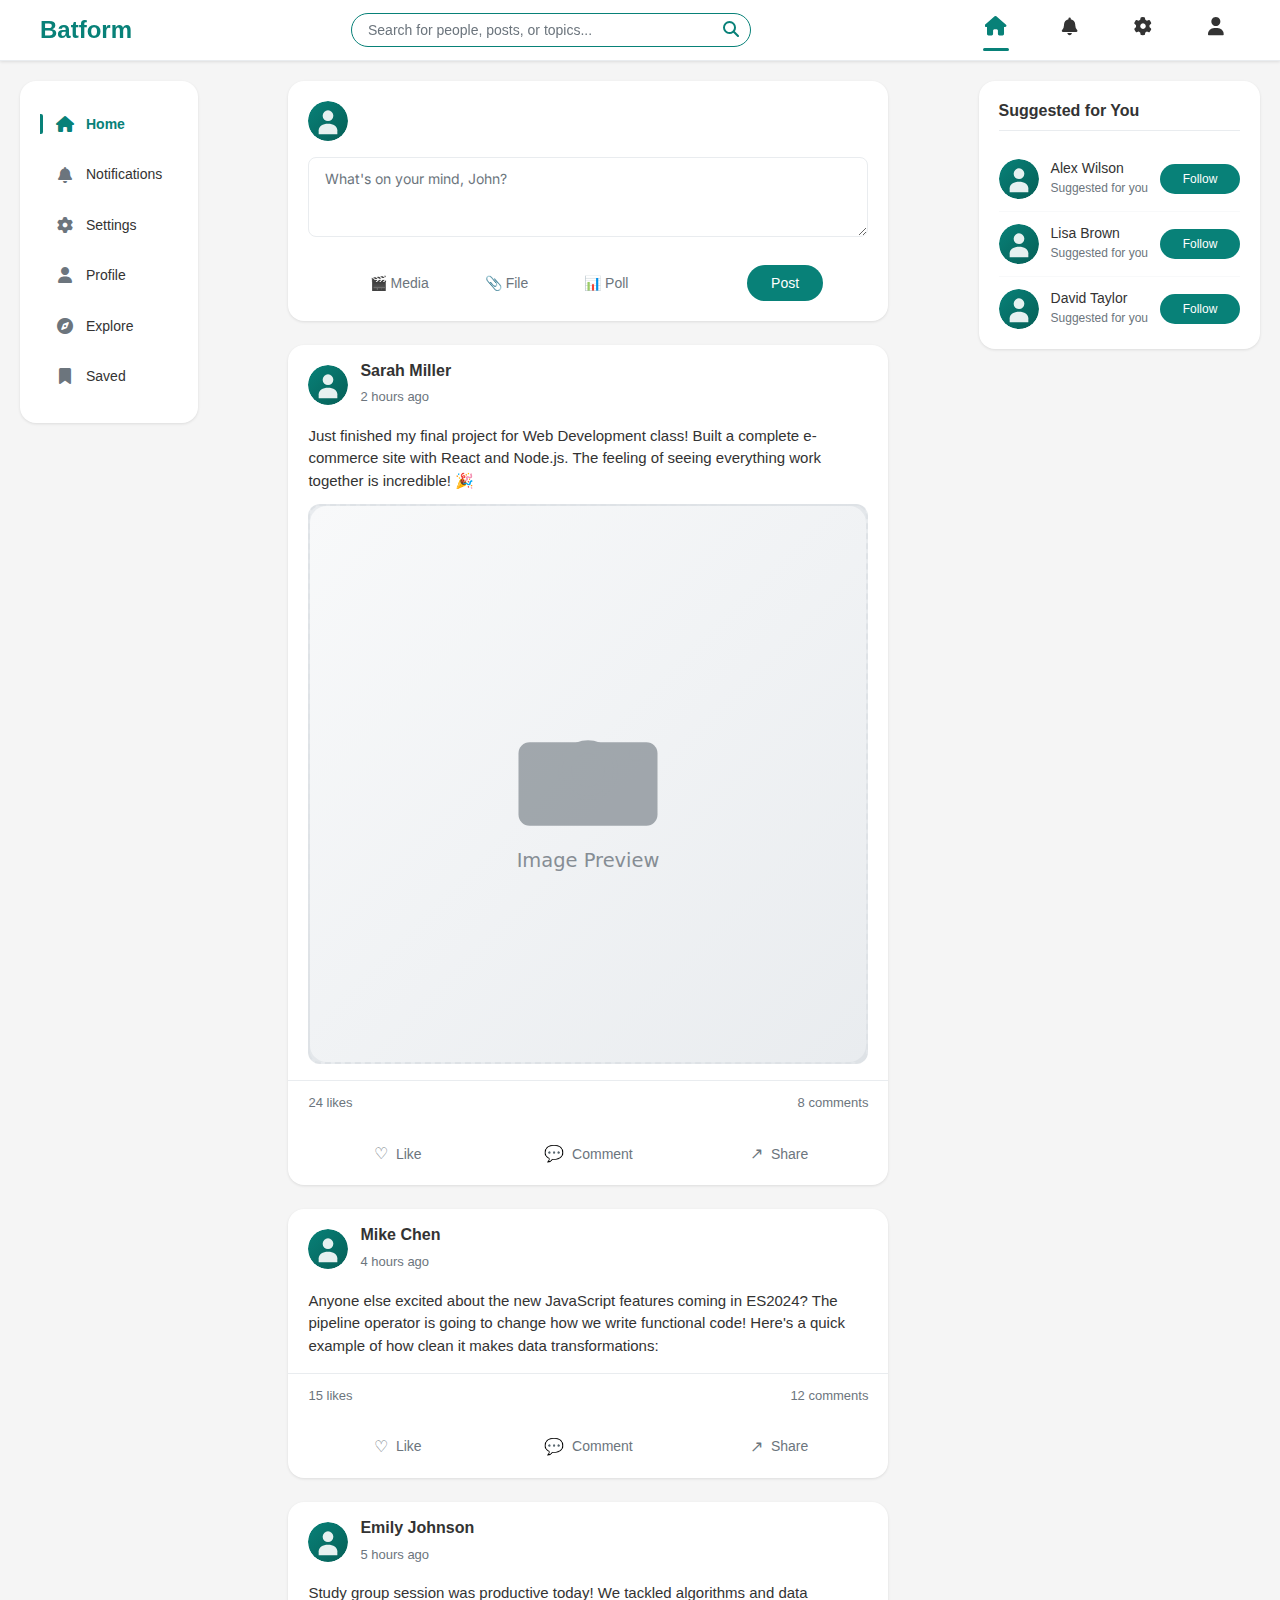
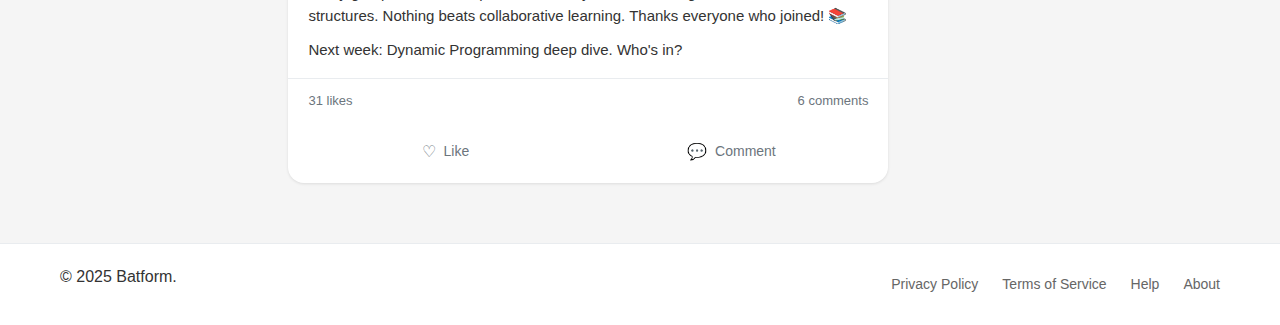
<file: index.html>
<!DOCTYPE html>
<html lang="en">
<head>
    <meta charset="UTF-8">
    <meta name="viewport" content="width=device-width, initial-scale=1.0">
    <meta name="description" content="Batform - A clean and simple social media platform">
    <title>Batform - Social Media</title>
    <link rel="preconnect" href="https://fonts.googleapis.com">
    <link rel="preconnect" href="https://fonts.gstatic.com" crossorigin>
    <link href="https://fonts.googleapis.com/css2?family=Inter:wght@300;400;500;600;700&display=swap" rel="stylesheet">
    <link rel="stylesheet" href="https://cdnjs.cloudflare.com/ajax/libs/font-awesome/6.4.0/css/all.min.css">
    <link rel="stylesheet" href="styles/main.css">
    <link rel="stylesheet" href="styles/navbar.css">
    <link rel="stylesheet" href="styles/sidebar.css">
    <link rel="stylesheet" href="styles/feed.css">
    <link rel="stylesheet" href="styles/responsive.css">
</head>
<body>
    <!-- Main Navigation Header -->
    <header class="navbar">
        <nav class="nav-container">
            <div class="nav-left">
                <h1 class="logo">
                    <a href="index.html">Batform</a>
                </h1>
            </div>
            
            <div class="nav-center">
                <form class="search-form" role="search">
                    <input type="search" 
                           class="search-input" 
                           placeholder="Search for people, posts, or topics..." 
                           aria-label="Search">
                    <button type="submit" class="search-btn" aria-label="Search">
                        <span class="search-icon"><i class="fa fa-search" aria-hidden="true"></i></span>
                    </button>
                </form>
            </div>
            
            <div class="nav-right">
                <!-- Desktop Navigation -->
                <ul class="nav-menu desktop-nav">
                    <li><a href="index.html" class="nav-link active" aria-current="page"><i class="fa fa-home" aria-hidden="true"></i></a></li>
                    <li><a href="#" class="nav-link"><i class="fa fa-bell" aria-hidden="true"></i></a></li>
                    <li><a href="#" class="nav-link"><i class="fa fa-cog" aria-hidden="true"></i></a></li>
                    <li><a href="profile.html" class="nav-link"><i class="fa fa-user" aria-hidden="true"></i></a></li>
                </ul>
                
                <!-- Mobile Hamburger Menu -->
                <div class="mobile-nav">
                    <button class="hamburger-btn" id="hamburger-btn" aria-label="Toggle navigation menu">
                        <i class="fa fa-bars" aria-hidden="true"></i>
                    </button>
                    
                    <!-- Mobile Dropdown Menu -->
                    <div class="mobile-dropdown" id="mobile-dropdown">
                        <ul class="mobile-menu">
                            <li><a href="index.html" class="mobile-link active"><i class="fa fa-home" aria-hidden="true"></i> Home</a></li>
                            <li><a href="#" class="mobile-link"><i class="fa fa-bell" aria-hidden="true"></i> Notifications</a></li>
                            <li><a href="#" class="mobile-link"><i class="fa fa-cog" aria-hidden="true"></i> Settings</a></li>
                            <li><a href="profile.html" class="mobile-link"><i class="fa fa-user" aria-hidden="true"></i> Profile</a></li>
                            <li><a href="#" class="mobile-link"><i class="fa fa-compass" aria-hidden="true"></i> Explore</a></li>
                            <li><a href="#" class="mobile-link"><i class="fa fa-bookmark" aria-hidden="true"></i> Saved</a></li>
                        </ul>
                    </div>
                </div>
            </div>
        </nav>
    </header>

    <!-- Main Content Area -->
    <main class="main-content">
        <!-- Left Sidebar -->
        <aside class="left-sidebar">
            <nav class="sidebar-nav">
                <ul class="sidebar-menu">
                    <li><a href="index.html" class="sidebar-link active"><i class="fa fa-home" aria-hidden="true"></i> Home</a></li>
                    <li><a href="notification.html" class="sidebar-link"><i class="fa fa-bell" aria-hidden="true"></i> Notifications</a></li>
                    <li><a href="#" class="sidebar-link"><i class="fa fa-cog" aria-hidden="true"></i> Settings</a></li>
                    <li><a href="profile.html" class="sidebar-link"><i class="fa fa-user" aria-hidden="true"></i> Profile</a></li>
                    <li><a href="#" class="sidebar-link"><i class="fa fa-compass" aria-hidden="true"></i> Explore</a></li>
                    <li><a href="#" class="sidebar-link"><i class="fa fa-bookmark" aria-hidden="true"></i> Saved</a></li>
                </ul>
            </nav>
        </aside>

        <!-- Central Feed Area -->
        <section class="feed-container">
            <!-- Post Creation Box -->
            <article class="post-creator">
                <h2 class="visually-hidden">Create a new post</h2>
                <div class="post-creator-header">
                    <img src="images/profile_picture.svg" 
                         alt="Your profile picture" 
                         class="creator-avatar">
                    <form class="post-form">
                        <textarea class="post-input" 
                                  placeholder="What's on your mind, John?" 
                                  rows="3"
                                  aria-label="Write a post"></textarea>
                        <div class="post-actions">
                            <div class="post-options">
                                <button type="button" class="post-option-btn">🎬 Media</button>
                                <button type="button" class="post-option-btn">📎 File</button>
                                <button type="button" class="post-option-btn">📊 Poll</button>
                            </div>
                            <button type="submit" class="post-submit-btn">Post</button>
                        </div>
                    </form>
                </div>
            </article>

            <!-- News Feed -->
            <section class="news-feed">
                <h2 class="visually-hidden">News Feed</h2>
                
                <!-- Post 1 -->
                <article class="post">
                    <header class="post-header">
                        <img src="images/profile_picture.svg" 
                             alt="Sarah Miller profile picture" 
                             class="post-avatar">
                        <div class="post-author-info">
                            <h3 class="post-author">Sarah Miller</h3>
                            <time class="post-time" datetime="2024-11-05T10:30:00">2 hours ago</time>
                        </div>
                    </header>
                    
                    <div class="post-content">
                        <p>Just finished my final project for Web Development class! Built a complete e-commerce site with React and Node.js. The feeling of seeing everything work together is incredible! 🎉</p>
                        <img src="images/post-placeholder.svg" 
                             alt="Screenshot of Sarah's web development project" 
                             class="post-image">
                    </div>
                    
                    <footer class="post-footer">
                        <div class="post-stats">
                            <span class="likes-count">24 likes</span>
                            <span class="comments-count">8 comments</span>
                        </div>
                        <div class="post-actions">
                            <button class="action-btn like-btn" data-action="like">
                                <span class="action-icon">♡</span>
                                <span class="action-text">Like</span>
                            </button>
                            <button class="action-btn comment-btn" data-action="comment">
                                <span class="action-icon">💬</span>
                                <span class="action-text">Comment</span>
                            </button>
                            <button class="action-btn share-btn" data-action="share">
                                <span class="action-icon">↗</span>
                                <span class="action-text">Share</span>
                            </button>
                        </div>
                    </footer>
                </article>

                <!-- Post 2 -->
                <article class="post">
                    <header class="post-header">
                        <img src="images/profile_picture.svg" 
                             alt="Mike Chen profile picture" 
                             class="post-avatar">
                        <div class="post-author-info">
                            <h3 class="post-author">Mike Chen</h3>
                            <time class="post-time" datetime="2024-11-05T08:15:00">4 hours ago</time>
                        </div>
                    </header>
                    
                    <div class="post-content">
                        <p>Anyone else excited about the new JavaScript features coming in ES2024? The pipeline operator is going to change how we write functional code! Here's a quick example of how clean it makes data transformations:</p>
                    </div>
                    
                    <footer class="post-footer">
                        <div class="post-stats">
                            <span class="likes-count">15 likes</span>
                            <span class="comments-count">12 comments</span>
                        </div>
                        <div class="post-actions">
                            <button class="action-btn like-btn" data-action="like">
                                <span class="action-icon">♡</span>
                                <span class="action-text">Like</span>
                            </button>
                            <button class="action-btn comment-btn" data-action="comment">
                                <span class="action-icon">💬</span>
                                <span class="action-text">Comment</span>
                            </button>
                            <button class="action-btn share-btn" data-action="share">
                                <span class="action-icon">↗</span>
                                <span class="action-text">Share</span>
                            </button>
                        </div>
                    </footer>
                </article>

                <!-- Post 3 -->
                <article class="post">
                    <header class="post-header">
                        <img src="images/profile_picture.svg" 
                             alt="Emily Johnson profile picture" 
                             class="post-avatar">
                        <div class="post-author-info">
                            <h3 class="post-author">Emily Johnson</h3>
                            <time class="post-time" datetime="2024-11-05T07:45:00">5 hours ago</time>
                        </div>
                    </header>
                    
                    <div class="post-content">
                        <p>Study group session was productive today! We tackled algorithms and data structures. Nothing beats collaborative learning. Thanks everyone who joined! 📚</p>
                        <p>Next week: Dynamic Programming deep dive. Who's in?</p>
                    </div>
                    
                    <footer class="post-footer">
                        <div class="post-stats">
                            <span class="likes-count">31 likes</span>
                            <span class="comments-count">6 comments</span>
                        </div>
                        <div class="post-actions">
                            <button class="action-btn like-btn" data-action="like">
                                <span class="action-icon">♡</span>
                                <span class="action-text">Like</span>
                            </button>
                            <button class="action-btn comment-btn" data-action="comment">
                                <span class="action-icon">💬</span>
                                <span class="action-text">Comment</span>
                            </button>
                            </button>
                        </div>
                    </footer>
                </article>
            </section>
        </section>

        <!-- Right Sidebar -->
        <aside class="right-sidebar">
            <section class="follow-suggestions">
                <h3>Suggested for You</h3>
                <article class="suggestion-item">
                    <img src="images/profile_picture.svg" 
                         alt="Alex Wilson profile picture" 
                         class="suggestion-avatar">
                    <div class="suggestion-info">
                        <h4 class="suggestion-name">Alex Wilson</h4>
                        <p class="suggestion-mutual">Suggested for you</p>
                    </div>
                    <button class="follow-btn" data-user="alex-wilson">Follow</button>
                </article>
                
                <article class="suggestion-item">
                    <img src="images/profile_picture.svg" 
                         alt="Lisa Brown profile picture" 
                         class="suggestion-avatar">
                    <div class="suggestion-info">
                        <h4 class="suggestion-name">Lisa Brown</h4>
                        <p class="suggestion-mutual">Suggested for you</p>
                    </div>
                    <button class="follow-btn" data-user="lisa-brown">Follow</button>
                </article>
                
                <article class="suggestion-item">
                    <img src="images/profile_picture.svg" 
                         alt="David Taylor profile picture" 
                         class="suggestion-avatar">
                    <div class="suggestion-info">
                        <h4 class="suggestion-name">David Taylor</h4>
                        <p class="suggestion-mutual">Suggested for you</p>
                    </div>
                    <button class="follow-btn" data-user="david-taylor">Follow</button>
                </article>
            </section>
        </aside>
    </main>

    <!-- Footer -->
    <footer class="site-footer">
        <div class="footer-content">
            <p>&copy; 2025 Batform.</p>
            <nav class="footer-nav">
                <a href="#" class="footer-link">Privacy Policy</a>
                <a href="#" class="footer-link">Terms of Service</a>
                <a href="#" class="footer-link">Help</a>
                <a href="#" class="footer-link">About</a>
            </nav>
        </div>
    </footer>

    <!-- Accessibility helper for screen readers -->
    <div class="visually-hidden" aria-live="polite" id="status-messages"></div>

    <!-- JavaScript Files -->
    <script src="scripts/navigation.js"></script>
    <script src="scripts/interactions.js"></script>
</body>
</html>
</file>
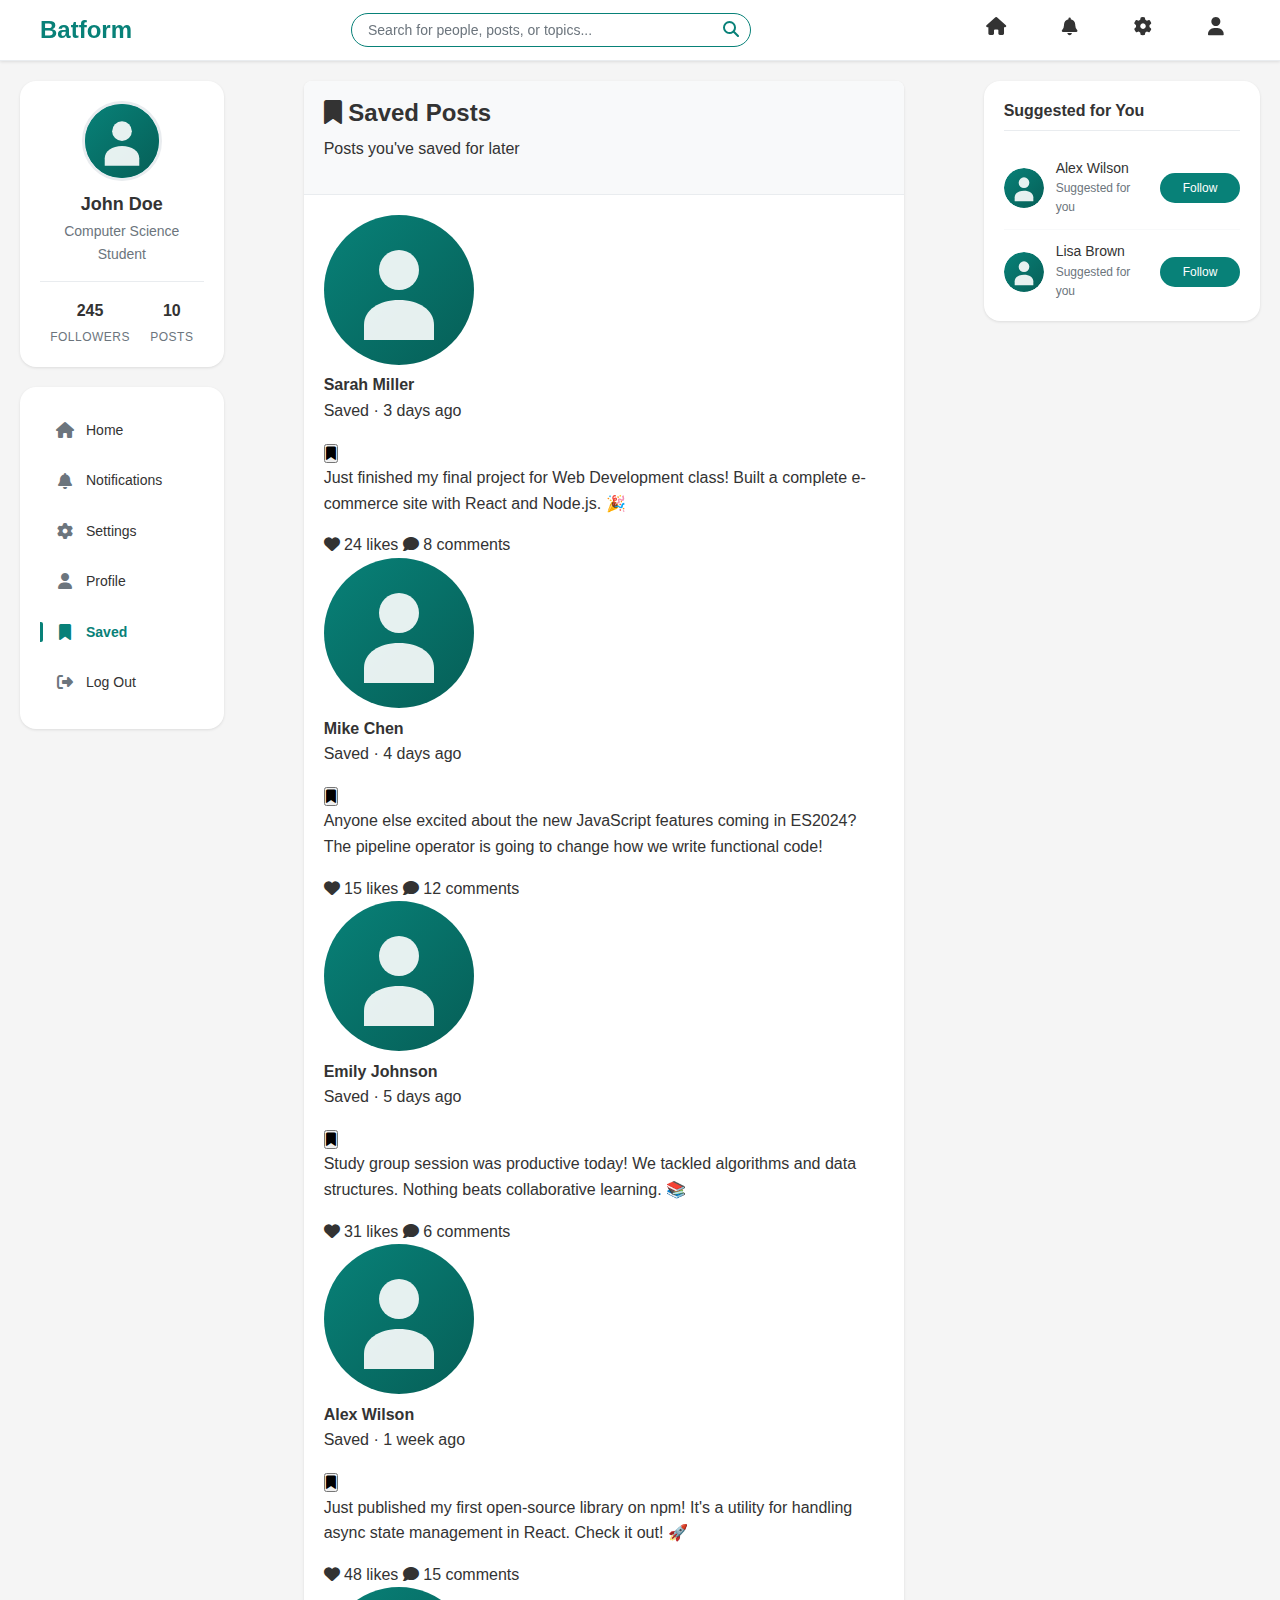
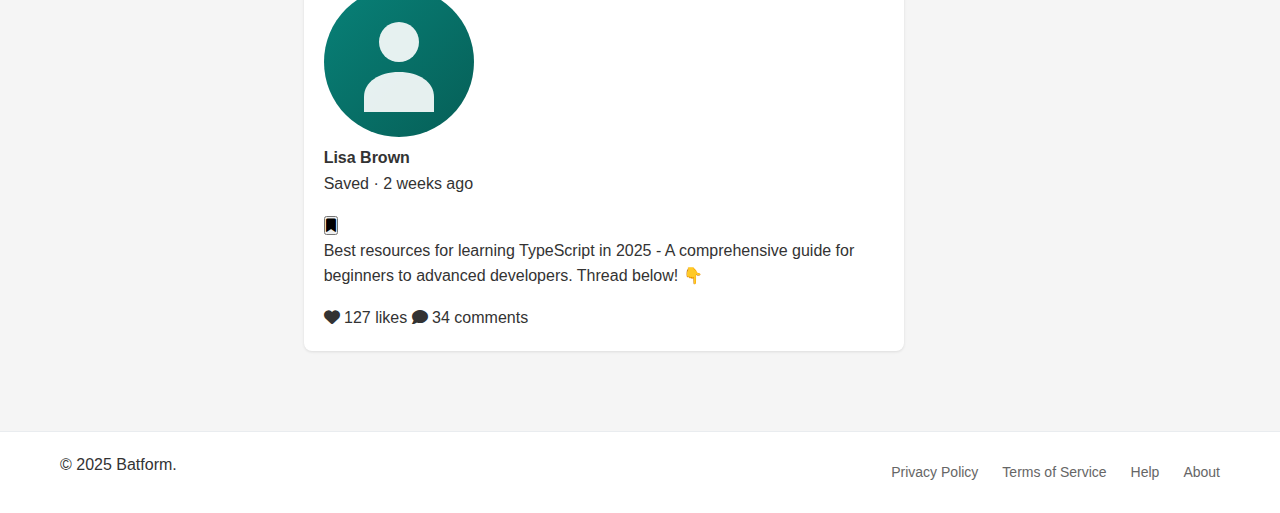
<file: saved.html>
<!DOCTYPE html>
<html lang="en">
  <head>
    <meta charset="UTF-8" />
    <meta name="viewport" content="width=device-width, initial-scale=1.0" />
    <meta name="description" content="Saved Posts - Batform Social Media" />
    <title>Saved | Batform</title>
    <link rel="preconnect" href="https://fonts.googleapis.com" />
    <link rel="preconnect" href="https://fonts.gstatic.com" crossorigin />
    <link
      href="https://fonts.googleapis.com/css2?family=Inter:wght@300;400;500;600;700&display=swap"
      rel="stylesheet" />
    <link
      rel="stylesheet"
      href="https://cdnjs.cloudflare.com/ajax/libs/font-awesome/6.4.0/css/all.min.css" />
    <link rel="stylesheet" href="styles/main.css" />
    <link rel="stylesheet" href="styles/navbar.css" />
    <link rel="stylesheet" href="styles/sidebar.css" />
    <link rel="stylesheet" href="styles/feed.css" />
    <link rel="stylesheet" href="styles/responsive.css" />
  </head>
  <body>
    <!-- Main Navigation Header -->
    <header class="navbar">
      <nav class="nav-container">
        <div class="nav-left">
          <h1 class="logo">
            <a href="index.html">Batform</a>
          </h1>
        </div>

        <div class="nav-center">
          <form class="search-form" role="search">
            <input
              type="search"
              class="search-input"
              placeholder="Search for people, posts, or topics..."
              aria-label="Search" />
            <button type="submit" class="search-btn" aria-label="Search">
              <span class="search-icon">
                <i class="fa fa-search" aria-hidden="true"></i>
              </span>
            </button>
          </form>
        </div>

        <div class="nav-right">
          <!-- Desktop Navigation -->
          <ul class="nav-menu desktop-nav">
            <li>
              <a href="index.html" class="nav-link">
                <i class="fa fa-home" aria-hidden="true"></i>
              </a>
            </li>
            <li>
              <a href="notification.html" class="nav-link">
                <i class="fa fa-bell" aria-hidden="true"></i>
              </a>
            </li>
            <li>
              <a href="settings.html" class="nav-link">
                <i class="fa fa-cog" aria-hidden="true"></i>
              </a>
            </li>
            <li>
              <a href="profile.html" class="nav-link">
                <i class="fa fa-user" aria-hidden="true"></i>
              </a>
            </li>
          </ul>

          <!-- Mobile Hamburger Menu -->
          <div class="mobile-nav">
            <button
              class="hamburger-btn"
              id="hamburger-btn"
              aria-label="Toggle navigation menu">
              <i class="fa fa-bars" aria-hidden="true"></i>
            </button>

            <!-- Mobile Dropdown Menu -->
            <div class="mobile-dropdown" id="mobile-dropdown">
              <ul class="mobile-menu">
                <li>
                  <a href="index.html" class="mobile-link">
                    <i class="fa fa-home" aria-hidden="true"></i> Home
                  </a>
                </li>
                <li>
                  <a href="notification.html" class="mobile-link">
                    <i class="fa fa-bell" aria-hidden="true"></i> Notifications
                  </a>
                </li>
                <li>
                  <a href="settings.html" class="mobile-link">
                    <i class="fa fa-cog" aria-hidden="true"></i> Settings
                  </a>
                </li>
                <li>
                  <a href="profile.html" class="mobile-link">
                    <i class="fa fa-user" aria-hidden="true"></i> Profile
                  </a>
                </li>
                <li>
                  <a href="saved.html" class="mobile-link active">
                    <i class="fa fa-bookmark" aria-hidden="true"></i> Saved
                  </a>
                </li>
              </ul>
            </div>
          </div>
        </div>
      </nav>
    </header>

    <main class="main-content">
      <!-- Left Sidebar -->
      <aside class="left-sidebar">
        <section class="user-profile-card">
          <img
            src="images/profile_picture.svg"
            alt="John Doe profile picture"
            class="profile-avatar" />
          <h2 class="profile-name">John Doe</h2>
          <p class="profile-title">Computer Science Student</p>
          <div class="profile-stats">
            <div class="stat">
              <span class="stat-number">245</span>
              <span class="stat-label">Followers</span>
            </div>
            <div class="stat">
              <span class="stat-number">10</span>
              <span class="stat-label">Posts</span>
            </div>
          </div>
        </section>

        <nav class="sidebar-nav">
          <ul class="sidebar-menu">
            <li>
              <a href="index.html" class="sidebar-link">
                <i class="fa fa-home" aria-hidden="true"></i> Home
              </a>
            </li>
            <li>
              <a href="notification.html" class="sidebar-link">
                <i class="fa fa-bell" aria-hidden="true"></i> Notifications
              </a>
            </li>
            <li>
              <a href="settings.html" class="sidebar-link">
                <i class="fa fa-cog" aria-hidden="true"></i> Settings
              </a>
            </li>
            <li>
              <a href="profile.html" class="sidebar-link">
                <i class="fa fa-user" aria-hidden="true"></i> Profile
              </a>
            </li>
            <li>
              <a href="saved.html" class="sidebar-link active">
                <i class="fa fa-bookmark" aria-hidden="true"></i> Saved
              </a>
            </li>
            <li>
              <a href="#" class="sidebar-link logout-link" onclick="confirmLogout(event)">
                <i class="fa fa-sign-out-alt" aria-hidden="true"></i> Log Out
              </a>
            </li>
          </ul>
        </nav>
      </aside>

      <!-- Center Content - Saved Posts -->
      <section class="feed-container">
        <article class="card">
          <header class="card-header">
            <h2><i class="fa fa-bookmark" aria-hidden="true"></i> Saved Posts</h2>
            <p class="card-subtitle">Posts you've saved for later</p>
          </header>

          <div class="card-body saved-posts-container">
            <!-- Saved Post 1 -->
            <article class="saved-post-item">
              <div class="saved-post-header">
                <img
                  src="images/profile_picture.svg"
                  alt="Sarah Miller"
                  class="saved-post-avatar" />
                <div class="saved-post-info">
                  <strong class="saved-post-author">Sarah Miller</strong>
                  <p class="saved-post-meta">
                    Saved · <time datetime="2025-11-10">3 days ago</time>
                  </p>
                </div>
                <button class="unsave-btn" data-post="1" title="Remove from saved">
                  <i class="fa fa-bookmark" aria-hidden="true"></i>
                </button>
              </div>
              <div class="saved-post-content">
                <p>Just finished my final project for Web Development class! Built a complete e-commerce site with React and Node.js. 🎉</p>
              </div>
              <div class="saved-post-actions">
                <span class="saved-post-stat"><i class="fa fa-heart"></i> 24 likes</span>
                <span class="saved-post-stat"><i class="fa fa-comment"></i> 8 comments</span>
              </div>
            </article>

            <!-- Saved Post 2 -->
            <article class="saved-post-item">
              <div class="saved-post-header">
                <img
                  src="images/profile_picture.svg"
                  alt="Mike Chen"
                  class="saved-post-avatar" />
                <div class="saved-post-info">
                  <strong class="saved-post-author">Mike Chen</strong>
                  <p class="saved-post-meta">
                    Saved · <time datetime="2025-11-09">4 days ago</time>
                  </p>
                </div>
                <button class="unsave-btn" data-post="2" title="Remove from saved">
                  <i class="fa fa-bookmark" aria-hidden="true"></i>
                </button>
              </div>
              <div class="saved-post-content">
                <p>Anyone else excited about the new JavaScript features coming in ES2024? The pipeline operator is going to change how we write functional code!</p>
              </div>
              <div class="saved-post-actions">
                <span class="saved-post-stat"><i class="fa fa-heart"></i> 15 likes</span>
                <span class="saved-post-stat"><i class="fa fa-comment"></i> 12 comments</span>
              </div>
            </article>

            <!-- Saved Post 3 -->
            <article class="saved-post-item">
              <div class="saved-post-header">
                <img
                  src="images/profile_picture.svg"
                  alt="Emily Johnson"
                  class="saved-post-avatar" />
                <div class="saved-post-info">
                  <strong class="saved-post-author">Emily Johnson</strong>
                  <p class="saved-post-meta">
                    Saved · <time datetime="2025-11-08">5 days ago</time>
                  </p>
                </div>
                <button class="unsave-btn" data-post="3" title="Remove from saved">
                  <i class="fa fa-bookmark" aria-hidden="true"></i>
                </button>
              </div>
              <div class="saved-post-content">
                <p>Study group session was productive today! We tackled algorithms and data structures. Nothing beats collaborative learning. 📚</p>
              </div>
              <div class="saved-post-actions">
                <span class="saved-post-stat"><i class="fa fa-heart"></i> 31 likes</span>
                <span class="saved-post-stat"><i class="fa fa-comment"></i> 6 comments</span>
              </div>
            </article>

            <!-- Saved Post 4 -->
            <article class="saved-post-item">
              <div class="saved-post-header">
                <img
                  src="images/profile_picture.svg"
                  alt="Alex Wilson"
                  class="saved-post-avatar" />
                <div class="saved-post-info">
                  <strong class="saved-post-author">Alex Wilson</strong>
                  <p class="saved-post-meta">
                    Saved · <time datetime="2025-11-05">1 week ago</time>
                  </p>
                </div>
                <button class="unsave-btn" data-post="4" title="Remove from saved">
                  <i class="fa fa-bookmark" aria-hidden="true"></i>
                </button>
              </div>
              <div class="saved-post-content">
                <p>Just published my first open-source library on npm! It's a utility for handling async state management in React. Check it out! 🚀</p>
              </div>
              <div class="saved-post-actions">
                <span class="saved-post-stat"><i class="fa fa-heart"></i> 48 likes</span>
                <span class="saved-post-stat"><i class="fa fa-comment"></i> 15 comments</span>
              </div>
            </article>

            <!-- Saved Post 5 -->
            <article class="saved-post-item">
              <div class="saved-post-header">
                <img
                  src="images/profile_picture.svg"
                  alt="Lisa Brown"
                  class="saved-post-avatar" />
                <div class="saved-post-info">
                  <strong class="saved-post-author">Lisa Brown</strong>
                  <p class="saved-post-meta">
                    Saved · <time datetime="2025-11-01">2 weeks ago</time>
                  </p>
                </div>
                <button class="unsave-btn" data-post="5" title="Remove from saved">
                  <i class="fa fa-bookmark" aria-hidden="true"></i>
                </button>
              </div>
              <div class="saved-post-content">
                <p>Best resources for learning TypeScript in 2025 - A comprehensive guide for beginners to advanced developers. Thread below! 👇</p>
              </div>
              <div class="saved-post-actions">
                <span class="saved-post-stat"><i class="fa fa-heart"></i> 127 likes</span>
                <span class="saved-post-stat"><i class="fa fa-comment"></i> 34 comments</span>
              </div>
            </article>
          </div>
        </article>
      </section>

      <!-- Right Sidebar -->
      <aside class="right-sidebar">
        <section class="follow-suggestions">
          <h3>Suggested for You</h3>
          <article class="suggestion-item">
            <img
              src="images/profile_picture.svg"
              alt="Alex Wilson profile picture"
              class="suggestion-avatar" />
            <div class="suggestion-info">
              <h4 class="suggestion-name">Alex Wilson</h4>
              <p class="suggestion-mutual">Suggested for you</p>
            </div>
            <button class="follow-btn" data-user="alex-wilson">Follow</button>
          </article>
          <article class="suggestion-item">
            <img
              src="images/profile_picture.svg"
              alt="Lisa Brown profile picture"
              class="suggestion-avatar" />
            <div class="suggestion-info">
              <h4 class="suggestion-name">Lisa Brown</h4>
              <p class="suggestion-mutual">Suggested for you</p>
            </div>
            <button class="follow-btn" data-user="lisa-brown">Follow</button>
          </article>
        </section>
      </aside>
    </main>

    <!-- Footer -->
    <footer class="site-footer">
      <div class="footer-content">
        <p>&copy; 2025 Batform.</p>
        <nav class="footer-nav">
          <a href="#" class="footer-link">Privacy Policy</a>
          <a href="#" class="footer-link">Terms of Service</a>
          <a href="#" class="footer-link">Help</a>
          <a href="#" class="footer-link">About</a>
        </nav>
      </div>
    </footer>

    <div class="visually-hidden" aria-live="polite" id="status-messages"></div>

    <!-- JavaScript Files -->
    <script src="scripts/theme.js"></script>
    <script src="scripts/navigation.js"></script>
    <script src="scripts/interactions.js"></script>
  </body>
</html>
</file>
<file: styles/navbar.css>
/* Navbar Styles */
.navbar {
  background-color: white;
  border-bottom: 1px solid #e9ecef;
  position: sticky;
  top: 0;
  z-index: 1000;
  box-shadow: 0 1px 3px rgba(0, 0, 0, 0.1);
}

.nav-container {
  max-width: 1200px;
  margin: 0 auto;
  padding: 0 20px;
  display: flex;
  align-items: center;
  justify-content: space-between;
  height: 60px;
  width: 100%;
  box-sizing: border-box;
}

/* Logo */
.nav-left {
  flex-shrink: 0;
}

.logo {
  margin: 0;
  transition: 0.4s;
}

.logo:hover {
  transform: scale(1.05) translateY(-1px);
}

.logo a {
  display: flex;
  align-items: center;
  gap: 10px;
  font-size: 24px;
  font-weight: 700;
  color: #088178;
  text-decoration: none;
}

.logo a:hover {
  color: #088178;
  text-decoration: none;
}

.logo-icon {
  width: 36px;
  height: 36px;
  transition: transform 0.3s ease;
}

.logo:hover .logo-icon {
  transform: scale(1.1);
}

.logo-text {
  font-size: 22px;
  font-weight: 700;
  letter-spacing: -0.5px;
}

/* Hide logo text on mobile devices to keep search bar centered */
@media (max-width: 768px) {
  .logo-text {
    display: none;
  }
}

@media (max-width: 400px) {
  .logo-icon {
    width: 32px;
    height: 32px;
  }
}

/* Search */
.nav-center {
  flex: 1;
  max-width: 400px;
  margin: 0 40px;
}

.search-form {
  position: relative;
  width: 100%;
}

.search-input {
  width: 100%;
  padding: 8px 40px 8px 16px;
  border: 1px solid #088178;
  border-radius: 20px;
  background-color: white;
  font-size: 14px;
  transition: all 0.2s ease;
}

.search-input:focus {
  background-color: white;
  border-color: #088178;
  box-shadow: 0 0 0 2px rgba(8, 129, 120, 1);
}

.search-input::placeholder {
  color: #6c757d;
}

.search-btn {
  position: absolute;
  right: 8px;
  top: 50%;
  transform: translateY(-50%);
  background: none;
  border: none;
  cursor: pointer;
  padding: 4px;
  border-radius: 50%;
  transition: background-color 0.2s ease;
}

.search-icon {
  font-size: 16px;
  color: #088178;
  font-weight: bold;
}

/* Navigation Menu */
.nav-right {
  display: flex;
  align-items: center;
  gap: 20px;
  flex-shrink: 0;
}

.nav-menu {
  display: flex;
  list-style: none;
  gap: 24px;
  margin: 0;
}

.nav-link {
  color: #333333;
  font-weight: 500;
  font-size: 14px;
  padding: 10px 16px;
  border-radius: 20px;
  transition: all 0.2s ease;
  position: relative;
}

.nav-link:hover {
  color: #088178;
  text-decoration: none;
}

.nav-link.active {
  color: #088178;
}

.nav-link.active::after {
  content: "";
  position: absolute;
  bottom: -5px;
  left: 50%;
  transform: translateX(-50%);
  width: 4px;
  height: 3px;
  background-color: #088178;
  width: 50%;
  border-radius: 2px;
}
.nav-link:hover::after {
  content: "";
  position: absolute;
  bottom: -5px;
  left: 50%;
  transform: translateX(-50%);
  width: 50%;
  height: 3px;
  background-color: #088178;
  border-radius: 2px;
  opacity: 1;
}

.nav-link .fa,
.nav-link i {
  display: inline-block;
  transition: transform 0.18s ease, color 0.18s ease;
  font-size: 18px;
}

.nav-link:hover .fa,
.nav-link:hover i {
  transform: scale(1.2);
}

.nav-link.active .fa,
.nav-link.active i {
  transform: scale(1.08);
}

/* User Menu - Removed profile picture, now just icons */

/* Mobile Navigation */
.mobile-nav {
  display: none;
  position: relative;
}

.hamburger-btn {
  background: none;
  border: none;
  font-size: 18px;
  color: #088178;
  cursor: pointer;
  padding: 8px;
  border-radius: 8px;
  transition: all 0.2s ease;
}

.hamburger-btn:hover {
  background-color: rgba(8, 129, 120, 0.1);
  color: #088178;
}

.hamburger-btn.active {
  background-color: #088178;
  color: white;
}

.mobile-dropdown {
  position: absolute;
  top: 100%;
  right: 0;
  background: white;
  border: 1px solid #e9ecef;
  border-radius: 12px;
  box-shadow: 0 4px 20px rgba(0, 0, 0, 0.15);
  min-width: 200px;
  padding: 8px 0;
  margin-top: 8px;
  opacity: 0;
  visibility: hidden;
  transform: translateY(-10px) scale(0.95);
  transition: all 0.3s cubic-bezier(0.4, 0, 0.2, 1);
  z-index: 1000;
}

.mobile-dropdown.show {
  opacity: 1;
  visibility: visible;
  transform: translateY(0) scale(1);
}

.mobile-menu {
  list-style: none;
  margin: 0;
  padding: 0;
}

.mobile-menu li {
  margin: 0;
}

.mobile-link {
  display: flex;
  align-items: center;
  gap: 12px;
  padding: 12px 16px;
  color: #333333;
  font-size: 14px;
  font-weight: 500;
  text-decoration: none;
  transition: all 0.2s ease;
  border-radius: 8px;
  margin: 2px 8px;
}

.mobile-link:hover {
  background-color: #f8f9fa;
  color: #088178;
  text-decoration: none;
}

.mobile-link.active {
  background-color: #e3f2fd;
  color: #088178;
}

.mobile-link i {
  width: 18px;
  font-size: 16px;
  text-align: center;
  color: #6c757d;
  transition: color 0.2s ease;
}

.mobile-link:hover i,
.mobile-link.active i {
  color: #088178;
}

/* Desktop Navigation - Hide on mobile */
.desktop-nav {
  display: flex;
}

/* Notification Badge (for future use) */
.nav-link[data-notifications]::before {
  content: attr(data-notifications);
  position: absolute;
  top: 2px;
  right: 2px;
  background-color: #dc3545;
  color: white;
  font-size: 10px;
  font-weight: 600;
  padding: 2px 6px;
  border-radius: 10px;
  min-width: 16px;
  text-align: center;
  line-height: 1;
}

/* Dropdown Menu */
.nav-dropdown {
  position: relative;
}

.dropdown-menu {
  position: absolute;
  top: 100%;
  right: 0;
  background: white;
  border: 1px solid #e9ecef;
  border-radius: 8px;
  box-shadow: 0 4px 12px rgba(0, 0, 0, 0.15);
  min-width: 200px;
  padding: 8px 0;
  margin-top: 8px;
  opacity: 0;
  visibility: hidden;
  transform: translateY(-8px);
  transition: all 0.2s ease;
}

.nav-dropdown:hover .dropdown-menu {
  opacity: 1;
  visibility: visible;
  transform: translateY(0);
}

.dropdown-item {
  display: block;
  padding: 8px 16px;
  color: #333333;
  font-size: 14px;
  text-decoration: none;
  transition: background-color 0.2s ease;
}

.dropdown-item:hover {
  background-color: #f8f9fa;
  text-decoration: none;
}

.dropdown-divider {
  height: 1px;
  background-color: #e9ecef;
  margin: 8px 0;
}

/* Search Suggestions (for future enhancement) */
.search-suggestions {
  position: absolute;
  top: 100%;
  left: 0;
  right: 0;
  background: white;
  border: 1px solid #e9ecef;
  border-top: none;
  border-radius: 0 0 8px 8px;
  box-shadow: 0 4px 12px rgba(0, 0, 0, 0.15);
  max-height: 300px;
  overflow-y: auto;
  z-index: 1001;
  display: none;
}

.search-suggestion {
  padding: 12px 16px;
  cursor: pointer;
  border-bottom: 1px solid #f8f9fa;
  transition: background-color 0.2s ease;
}

.search-suggestion:hover {
  background-color: #f8f9fa;
}

.search-suggestion:last-child {
  border-bottom: none;
}

.suggestion-text {
  font-size: 14px;
  color: #333333;
}

.suggestion-type {
  font-size: 12px;
  color: #6c757d;
  margin-top: 2px;
}

/* Dark Mode Styles */
body.dark-mode .navbar {
  background-color: #1a1a2e;
  border-bottom-color: #2d2d44;
}

body.dark-mode .logo a,
body.dark-mode .logo-text {
  color: #088178 !important;
}

body.dark-mode .logo a:hover {
  color: #088178 !important;
}

body.dark-mode .search-input {
  background-color: #2d2d44;
  border-color: #088178;
  color: #e0e0e0;
}

body.dark-mode .search-input::placeholder {
  color: #888;
}

body.dark-mode .nav-link {
  color: #e0e0e0;
}

body.dark-mode .nav-link:hover {
  color: #088178;
}

body.dark-mode .nav-link.active {
  color: #088178;
}

/* Dark mode hamburger icon */
body.dark-mode .hamburger-btn {
  color: #ffffff;
}

body.dark-mode .hamburger-btn:hover {
  background-color: rgba(8, 129, 120, 0.15);
  color: #088178;
}

body.dark-mode .hamburger-btn.active {
  background-color: #088178;
  color: white;
}

/* Dark mode mobile dropdown */
body.dark-mode .mobile-dropdown {
  background-color: #1a1a2e;
  border-color: #2d2d44;
  box-shadow: 0 4px 20px rgba(0, 0, 0, 0.4);
}

body.dark-mode .mobile-link {
  color: #e0e0e0;
}

body.dark-mode .mobile-link:hover {
  background-color: rgba(8, 129, 120, 0.15) !important;
  color: #088178;
}

body.dark-mode .mobile-link.active {
  background-color: rgba(8, 129, 120, 0.2);
  color: #088178;
}

body.dark-mode .mobile-link i {
  color: #888;
}

body.dark-mode .mobile-link:hover i,
body.dark-mode .mobile-link.active i {
  color: #088178;
}

/* Dark mode dropdown menu */
body.dark-mode .dropdown-menu {
  background-color: #1a1a2e;
  border-color: #2d2d44;
}

body.dark-mode .dropdown-item {
  color: #e0e0e0;
}

body.dark-mode .dropdown-item:hover {
  background-color: rgba(8, 129, 120, 0.15);
  color: #088178;
}

body.dark-mode .dropdown-divider {
  background-color: #2d2d44;
}

/* Dark mode search suggestions */
body.dark-mode .search-suggestions {
  background-color: #1a1a2e;
  border-color: #2d2d44;
}

body.dark-mode .search-suggestion:hover {
  background-color: rgba(8, 129, 120, 0.15);
}

body.dark-mode .suggestion-text {
  color: #e0e0e0;
}

body.dark-mode .suggestion-type {
  color: #888;
}
</file>
<file: styles/sidebar.css>
/* Left Sidebar Styles */
.left-sidebar {
    display: flex;
    flex-direction: column;
    gap: 20px;
}

/* User Profile Card */
.user-profile-card {
    background: white;
    border-radius: 16px;
    box-shadow: 0 1px 3px rgba(0, 0, 0, 0.1);
    padding: 20px;
    text-align: center;
}

.profile-avatar {
    width: 80px;
    height: 80px;
    border-radius: 50% !important;
    object-fit: cover;
    margin: 0 auto 12px auto;
    border: 3px solid #e9ecef;
    background-color: #088178;
    display: block;
}

.profile-name {
    font-size: 18px;
    font-weight: 600;
    color: #333333;
    margin-bottom: 4px;
}

.profile-title {
    font-size: 14px;
    color: #6c757d;
    margin-bottom: 16px;
}

.profile-stats {
    display: flex;
    justify-content: space-around;
    padding-top: 16px;
    border-top: 1px solid #e9ecef;
}

.stat {
    display: flex;
    flex-direction: column;
    align-items: center;
    gap: 4px;
}

.stat-number {
    font-size: 16px;
    font-weight: 600;
    color: #333333;
}

.stat-label {
    font-size: 12px;
    color: #6c757d;
    text-transform: uppercase;
    letter-spacing: 0.5px;
}

/* Sidebar Navigation */
.sidebar-nav {
    background: white;
    border-radius: 16px;
    box-shadow: 0 1px 3px rgba(0, 0, 0, 0.1);
    padding: 20px;
}

.sidebar-nav h3 {
    display: none; /* Hide the Navigation title */
}

.sidebar-menu {
    list-style: none;
    margin: 0;
    padding: 0;
}

.sidebar-menu li {
    margin-bottom: 4px;
}

.sidebar-link {
    display: flex;
    align-items: center;
    gap: 12px;
    padding: 12px 16px;
    color: #333333;
    font-size: 14px;
    font-weight: 500;
    text-decoration: none;
    border-radius: 20px;
    transition: all 0.2s ease;
    position: relative;
}

.sidebar-link i {
    width: 18px;
    font-size: 16px;
    text-align: center;
    color: #6c757d;
    transition: color 0.2s ease;
}

.sidebar-link:hover i,
.sidebar-link.active i {
    color: #088178;
}

.sidebar-link:hover {
    background-color: #f8f9fa;
    color: #088178;;
    border-radius: 16px;
    font-weight: 700;
    text-decoration: none;
}

.sidebar-link.active {
  font-weight: 700;
    color: #088178;
}

.sidebar-link.active::before {
    content: '';
    position: absolute;
    left: 0;
    top: 50%;
    transform: translateY(-50%);
    width: 3px;
    height: 20px;
    background-color: #088178;;
    border-radius: 0 2px 2px 0;
}

/* Right Sidebar Styles */
.right-sidebar {
    display: flex;
    flex-direction: column;
    gap: 24px;
}

/* Follow Suggestions */
.follow-suggestions,
.friend-suggestions {
    background: white;
    border-radius: 16px;
    box-shadow: 0 1px 3px rgba(0, 0, 0, 0.1);
    padding: 20px;
}

.follow-suggestions h3,
.friend-suggestions h3 {
    font-size: 16px;
    font-weight: 600;
    color: #333333;
    margin-bottom: 16px;
    padding-bottom: 8px;
    border-bottom: 1px solid #e9ecef;
}

.suggestion-item {
    display: flex;
    align-items: center;
    gap: 12px;
    padding: 12px 0;
    border-bottom: 1px solid #f8f9fa;
}

.suggestion-item:last-child {
    border-bottom: none;
    padding-bottom: 0;
}

.suggestion-avatar {
    width: 40px;
    height: 40px;
    border-radius: 50%;
    object-fit: cover;
    flex-shrink: 0;
}

.suggestion-info {
    flex: 1;
}

.suggestion-name {
    font-size: 14px;
    font-weight: 500;
    color: #333333;
    margin-bottom: 2px;
}

.suggestion-mutual {
    font-size: 12px;
    color: #6c757d;
    margin: 0;
}

.follow-btn,
.add-friend-btn {
    background-color: #088178;
    color: white;
    border: none;
    padding: 8px 16px;
    border-radius: 20px;
    font-size: 12px;
    font-weight: 500;
    cursor: pointer;
    transition: all 0.2s ease;
    flex-shrink: 0;
    min-width: 80px;
    text-align: center;
}

.follow-btn:hover,
.add-friend-btn:hover {
    background-color: #065f57;
}

/* Following state styling */
.follow-btn.following,
.add-friend-btn.following {
    background-color: #088178;
    color: white;
}

/* Hover effect shows "Unfollow" in red */
.follow-btn[data-following="true"]:hover,
.add-friend-btn[data-following="true"]:hover {
    background-color: #dc3545;
    transform: scale(1.05);
}

/* Smooth transition for button text changes */
.follow-btn,
.add-friend-btn {
    position: relative;
    overflow: hidden;
}

.follow-btn::before,
.add-friend-btn::before {
    content: '';
    position: absolute;
    top: 0;
    left: -100%;
    width: 100%;
    height: 100%;
    background: linear-gradient(90deg, transparent, rgba(255,255,255,0.2), transparent);
    transition: left 0.5s;
}

.follow-btn:active::before,
.add-friend-btn:active::before {
    left: 100%;
}

/* Trending Topics */
.trending-topics {
    background: white;
    border-radius: 8px;
    box-shadow: 0 1px 3px rgba(0, 0, 0, 0.1);
    padding: 20px;
}

.trending-topics h3 {
    font-size: 16px;
    font-weight: 600;
    color: #333333;
    margin-bottom: 16px;
    padding-bottom: 8px;
    border-bottom: 1px solid #e9ecef;
}

.trending-list {
    list-style: none;
    margin: 0;
    padding: 0;
}

.trending-list li {
    margin-bottom: 8px;
}

.trending-link {
    color: #088178;
    font-size: 14px;
    font-weight: 500;
    text-decoration: none;
    transition: color 0.2s ease;
}

.trending-link:hover {
    color: #357abd;
    text-decoration: underline;
}

/* Online Friends */
.online-friends {
    background: white;
    border-radius: 8px;
    box-shadow: 0 1px 3px rgba(0, 0, 0, 0.1);
    padding: 20px;
}

.online-friends h3 {
    font-size: 16px;
    font-weight: 600;
    color: #333333;
    margin-bottom: 16px;
    padding-bottom: 8px;
    border-bottom: 1px solid #e9ecef;
}

.online-list {
    list-style: none;
    margin: 0;
    padding: 0;
}

.online-friend {
    display: flex;
    align-items: center;
    gap: 8px;
    padding: 8px 0;
    border-bottom: 1px solid #f8f9fa;
}

.online-friend:last-child {
    border-bottom: none;
    padding-bottom: 0;
}

.online-avatar {
    width: 24px;
    height: 24px;
    border-radius: 50%;
    object-fit: cover;
    flex-shrink: 0;
}

.online-name {
    font-size: 13px;
    color: #333333;
    flex: 1;
}

.online-indicator {
    width: 8px;
    height: 8px;
    background-color: #28a745;
    border-radius: 50%;
    flex-shrink: 0;
}

/* Sidebar Responsive Behavior */
@media (max-width: 1024px) {
    .left-sidebar,
    .right-sidebar {
        display: none;
    }
}

/* Sidebar Animations */
.sidebar-link,
.suggestion-item,
.online-friend {
    transition: all 0.2s ease;
}

.sidebar-link:hover,
.suggestion-item:hover {
    transform: translateX(2px);
}

/* Sidebar Loading States (for future use) */
.sidebar-loading {
    display: flex;
    align-items: center;
    justify-content: center;
    padding: 40px 20px;
    color: #6c757d;
    font-size: 14px;
}

.sidebar-empty {
    text-align: center;
    padding: 40px 20px;
    color: #6c757d;
    font-size: 14px;
}

/* Sidebar Badges (for future use) */
.sidebar-link[data-count]::after {
    content: attr(data-count);
    background-color: #dc3545;
    color: white;
    font-size: 10px;
    font-weight: 600;
    padding: 2px 6px;
    border-radius: 10px;
    margin-left: auto;
    min-width: 16px;
    text-align: center;
    line-height: 1;
}
</file>
<file: styles/feed.css>
/* Feed Page Styles */

.main-content {
  display: flex;
  justify-content: center;
  gap: 80px;
  margin: 0 auto;
  padding: 20px;
}

/* Feed Container */

.feed-container {
  display: flex;
  flex-direction: column;
  gap: 24px;
  max-width: 600px;
  width: 100%;
  margin: 0 auto;
}

/* Post Creator */
.post-creator {
  background: white;
  border-radius: 16px;
  box-shadow: 0 1px 3px rgba(0, 0, 0, 0.1);
  padding: 20px;
  width: 100%;
  max-width: 600px;
  margin: 0 auto;
}

.post-creator-header {
  display: flex;
  flex-direction: column;
  gap: 16px;
}

.creator-avatar {
  width: 40px;
  height: 40px;
  border-radius: 50%;
  object-fit: cover;
  flex-shrink: 0;
}

.post-form {
  width: 100%;
}

.post-input {
  width: 100%;
  border: 1px solid #e9ecef;
  border-radius: 8px;
  padding: 12px 16px;
  font-size: 14px;
  font-family: "Inter", -apple-system, BlinkMacSystemFont, "Segoe UI", Roboto,
    Oxygen, Ubuntu, Cantarell, "Helvetica Neue", Arial, sans-serif;
  resize: vertical;
  min-height: 80px;
  margin-bottom: 12px;
  transition: border-color 0.2s ease;
}

.post-input:focus {
  outline: none;
  border-color: #088178;
  box-shadow: 0 0 0 2px rgba(8, 129, 120, 0.1);
}

.post-input::placeholder {
  color: #6c757d;
}

.post-actions {
  display: flex;
  flex-direction: row;
  align-items: center;
  justify-content: center;
  gap: 12px;
  width: 100%;
}

.post-options {
  display: flex;
  justify-content: center;
  align-items: center;
  gap: 24px;
}

.post-option-btn {
  background: none;
  border: none;
  color: #6c757d;
  font-size: 14px;
  cursor: pointer;
  padding: 8px 16px;
  border-radius: 20px;
  transition: all 0.2s ease;
  display: inline-flex;
  align-items: center;
  gap: 6px;
}

.post-option-btn:hover {
  transform: scale(1.05);
  color: #088178;
}

.post-submit-btn {
  background-color: #088178;
  color: white;
  border: none;
  padding: 10px 24px;
  border-radius: 25px;
  font-size: 14px;
  font-weight: 500;
  cursor: pointer;
  transition: background-color 0.2s ease;
}

.post-submit-btn:hover {
  background-color: #065f57;
}

.post-submit-btn:disabled {
  background-color: #dee2e6;
  cursor: not-allowed;
}

/* News Feed */
.news-feed {
  display: flex;
  flex-direction: column;
  gap: 24px;
}

/* Individual Post */
.post {
  background: white;
  border-radius: 16px;
  box-shadow: 0 1px 3px rgba(0, 0, 0, 0.1);
  overflow: hidden;
  transition: box-shadow 0.2s ease;
  width: 100%;
  max-width: 600px;
  margin: 0 auto;
}

.post:hover {
  box-shadow: 0 2px 8px rgba(0, 0, 0, 0.15);
}

/* Post Header */
.post-header {
  display: flex;
  align-items: center;
  gap: 12px;
  padding: 16px 20px;
}

.post-avatar {
  width: 40px;
  height: 40px;
  border-radius: 50%;
  object-fit: cover;
  flex-shrink: 0;
}

.post-author-info {
  flex: 1;
}

.post-author {
  font-size: 16px;
  font-weight: 600;
  color: #333333;
  margin-bottom: 2px;
}

.post-author:hover {
  color: #088178;
  cursor: pointer;
}

.post-time {
  font-size: 13px;
  color: #6c757d;
}

/* Post Content */
.post-content {
  padding: 0 20px 16px;
}

.post-content p {
  font-size: 15px;
  line-height: 1.5;
  color: #333333;
  margin-bottom: 12px;
}

.post-content p:last-child {
  margin-bottom: 0;
}

/* Figure styling for semantic image markup */
.post-figure {
  margin: 12px 0 0 0;
  padding: 0;
}

.post-figure > figcaption {
  font-size: 12px;
  color: hsl(210, 11%, 45%);
  margin-top: 8px;
  font-style: italic;
}

.post-image {
  width: 100%;
  aspect-ratio: 1 / 1;
  object-fit: cover;
  border-radius: 12px;
  cursor: pointer;
  transition: opacity 0.2s ease;
  display: block;
  background-color: hsl(210, 17%, 98%);
}

.post-image:hover {
  opacity: 0.95;
}

/* Fallback for broken post images */
.post-image:not([src]),
.post-image[src=""],
.post-image[alt*="Screenshot"],
.post-image[alt*="screenshot"] {
  background: linear-gradient(135deg, #e9ecef, #dee2e6);
  aspect-ratio: 1 / 1;
  display: flex;
  align-items: center;
  justify-content: center;
  color: #6c757d;
  font-size: 14px;
  border: 2px dashed #dee2e6;
  border-radius: 12px;
}

.post-image:not([src])::before,
.post-image[src=""]::before {
  content: "📷 Image not available";
}

/* Post Footer */
.post-footer {
  border-top: 1px solid #e9ecef;
  padding: 12px 20px;
}

.post-stats {
  display: flex;
  justify-content: space-between;
  align-items: center;
  margin-bottom: 12px;
  font-size: 13px;
  color: #6c757d;
}

.likes-count,
.comments-count {
  cursor: pointer;
  transition: color 0.2s ease;
}

a.comments-count {
  color: inherit;
  text-decoration: none;
}

.likes-count:hover,
.comments-count:hover {
  color: #088178;
}

/* Comment button as anchor link */
a.comment-btn {
  text-decoration: none;
  color: inherit;
}

.post-actions {
  display: flex;
  justify-content: space-around;
  align-items: center;
  padding-top: 8px;
  flex-direction: row;
}

.action-btn {
  display: flex;
  align-items: center;
  gap: 8px;
  border: none;
  background: none;
  color: #6c757d;
  font-size: 14px;
  font-weight: 500;
  padding: 10px 16px;
  border-radius: 25px;
  transition: all 0.2s ease;
  flex: 1;
  justify-content: center;
}

/* Like button hover - green color */
.like-btn:hover,
.like-btn:hover .fa-heart,
.like-btn:hover i {
  color: #088178 !important;
  transform: scale(1.09);
  cursor: pointer;
}

/* Like button liked state - stays green */
.like-btn.liked,
.like-btn.liked .fa-heart,
.like-btn.liked i,
.like-btn.liked .action-icon {
  color: #088178 !important;
}

.fa-commenting:hover {
  color: #088178;
  transform: scale(1.09);
  cursor: pointer;
}

.fa-bookmark:hover {
  color: #088178;
  transform: scale(1.09);
  cursor: pointer;
}

/* Save button hover and saved state - green color */
.save-btn:hover,
.save-btn:hover .fa-bookmark,
.save-btn:hover i {
  color: #088178 !important;
  transform: scale(1.09);
  cursor: pointer;
}

.save-btn.saved,
.save-btn.saved .fa-bookmark,
.save-btn.saved i,
.save-btn.saved .action-icon {
  color: #088178 !important;
}

.fa-commenting.active-comment {
  color: #088178 !important;
}

.action-icon i {
  transition: color 0.2s ease, transform 0.2s ease;
}

.action-icon {
  font-size: 16px;
  transition: transform 0.2s ease;
  font-weight: normal;
}

.action-text {
  font-size: 14px;
}

/* Comments Section */
.comments-section {
  border-top: 1px solid #e9ecef;
  padding: 16px 20px;
  background-color: #f8f9fa;
}

.comment {
  display: flex;
  gap: 10px;
  margin-bottom: 12px;
}

.comment:last-child {
  margin-bottom: 0;
}

.comment-avatar {
  width: 28px;
  height: 28px;
  border-radius: 50%;
  object-fit: cover;
  flex-shrink: 0;
}

.comment-content {
  flex: 1;
  background: white;
  border-radius: 12px;
  padding: 8px 12px;
}

.comment-author {
  font-size: 13px;
  font-weight: 600;
  color: #333333;
  margin-bottom: 2px;
}

.comment-text {
  font-size: 13px;
  color: #333333;
  line-height: 1.4;
}

.comment-time {
  font-size: 11px;
  color: #6c757d;
  margin-top: 4px;
}

/* Comment Input */
.comment-input-container {
  display: flex;
  gap: 10px;
  margin-top: 12px;
}

.comment-input {
  flex: 1;
  border: 1px solid #dee2e6;
  border-radius: 20px;
  padding: 8px 16px;
  font-size: 13px;
  background-color: white;
}

.comment-submit {
  background-color: #088178;
  color: white;
  border: none;
  border-radius: 50%;
  width: 32px;
  height: 32px;
  cursor: pointer;
  font-size: 14px;
  transition: background-color 0.2s ease;
}

.comment-submit:hover {
  background-color: #065f57;
}

/* Loading States */
.post-loading {
  background: white;
  border-radius: 8px;
  box-shadow: 0 1px 3px rgba(0, 0, 0, 0.1);
  padding: 40px 20px;
  text-align: center;
  color: #6c757d;
}

.feed-loading {
  display: flex;
  justify-content: center;
  padding: 40px 20px;
  color: #6c757d;
}

/* Empty States */
.feed-empty {
  background: white;
  border-radius: 8px;
  box-shadow: 0 1px 3px rgba(0, 0, 0, 0.1);
  padding: 60px 20px;
  text-align: center;
}

.feed-empty h3 {
  color: #6c757d;
  margin-bottom: 8px;
}

.feed-empty p {
  color: #6c757d;
  font-size: 14px;
}

/* Infinite Scroll Trigger */
.load-more-trigger {
  height: 20px;
  margin: 20px 0;
}

/* Post Animations */
.post {
  animation: fadeInUp 0.3s ease-out;
}

@keyframes fadeInUp {
  from {
    opacity: 0;
    transform: translateY(20px);
  }
  to {
    opacity: 1;
    transform: translateY(0);
  }
}

/* Media Queries for Feed */
@media (max-width: 768px) {
  .feed-container {
    max-width: 100%;
    margin: 0 auto;
    padding: 0 8px;
  }

  .post-creator,
  .post {
    margin: 0 auto;
    border-radius: 16px;
    max-width: 100%;
  }

  .post-actions {
    justify-content: center;
    gap: 8px;
  }

  .post-options {
    justify-content: center;
    gap: 16px;
  }

  .action-btn {
    min-width: 70px;
    justify-content: center;
  }
}

@media (max-width: 480px) {
  .feed-container {
    padding: 0 4px;
  }

  .post-creator,
  .post {
    border-radius: 12px;
  }

  .post-options {
    justify-content: center;
    gap: 12px;
  }

  .post-option-btn {
    padding: 8px 12px;
    font-size: 13px;
  }

  .post-submit-btn {
    padding: 8px 16px;
    font-size: 13px;
  }
}
</file>
<file: styles/responsive.css>
/* Responsive Design Styles */

/* Large Desktop (1200px and up) */
@media (min-width: 1200px) {
    .main-content {
        max-width: 1400px;
        grid-template-columns: 280px 1fr 320px;
    }
    
    .nav-container {
        max-width: 1400px;
    }
}

/* Desktop (992px to 1199px) */
@media (max-width: 1199px) {
    .main-content {
        grid-template-columns: 240px 1fr 280px;
        gap: 16px;
    }
    
    .nav-center {
        max-width: 350px;
        margin: 0 30px;
    }
}

/* Tablet (768px to 991px) */
@media (max-width: 991px) {
    .main-content {
        grid-template-columns: 1fr;
        gap: 20px;
        padding: 16px;
        justify-content: center;
        align-items: flex-start;
        max-width: 100%;
        margin: 0 auto;
    }
    
    .left-sidebar,
    .right-sidebar {
        display: none;
    }
    
    .feed-container {
        max-width: 100%;
        margin: 0 auto;
    }
    
    /* Navbar adjustments */
    .nav-center {
        max-width: 300px;
        margin: 0 20px;
    }
    
    /* Show mobile navigation, hide desktop */
    .desktop-nav {
        display: none !important;
    }
    
    .mobile-nav {
        display: block;
    }
    
    /* Expand search bar on mobile */
    .nav-center {
        flex: 1;
        max-width: none;
        margin: 0 16px;
    }
    
    .search-input {
        width: 100%;
        padding: 10px 40px 10px 16px;
    }
    
    /* Profile page tablet adjustments */
    .profile-main {
        padding: 0 16px;
    }
    
    .profile-header {
        margin: 0 auto;
        max-width: 100%;
    }
    
    .profile-info {
        justify-content: center;
        text-align: center;
    }
    
    .profile-details {
        text-align: center;
    }
    
    .profile-actions {
        justify-content: center;
    }
}

/* Mobile Large (576px to 767px) */
@media (max-width: 767px) {
    .main-content {
        padding: 12px;
        gap: 16px;
        justify-content: center;
        width: 100%;
        max-width: 100vw;
        margin: 0;
    }
    
    .feed-container {
        width: 100%;
        max-width: 100%;
        padding: 0;
        margin: 0 auto;
    }
    
    /* Navbar mobile */
    .nav-container {
        padding: 0 16px;
        height: 56px;
        justify-content: space-between;
        width: 100%;
        max-width: 100vw;
        box-sizing: border-box;
    }
    
    .nav-left {
        flex-shrink: 0;
    }
    
    .nav-right {
        flex-shrink: 0;
    }
    
    .nav-center {
        margin: 0 16px;
        max-width: none;
        flex: 1;
    }
    
    .nav-menu {
        display: flex;
        gap: 12px;
    }
    
    .nav-toggle {
        display: none;
    }
    
    .search-input {
        font-size: 16px; /* Prevent zoom on iOS */
        padding: 8px 36px 8px 12px;
    }
    
    /* Posts mobile */
    .post-creator,
    .post {
        border-radius: 16px;
        margin: 0 auto;
        max-width: 100%;
        box-shadow: 0 1px 3px rgba(0, 0, 0, 0.1);
    }
    
    .post-creator {
        padding: 16px;
    }
    
    .post-header {
        padding: 16px;
    }
    
    .post-content {
        padding: 0 16px 12px;
    }
    
    .post-footer {
        padding: 12px 16px;
    }
    
    .post-actions {
        gap: 8px;
        justify-content: space-around;
        flex-direction: row;
        align-items: center;
    }
    
    .action-btn {
        padding: 12px 8px;
        font-size: 13px;
        min-width: 80px;
    }
    
    .action-text {
        font-size: 12px;
    }
    
    .action-icon {
        font-size: 16px;
    }
    
    /* Profile mobile adjustments */
    .profile-main {
        padding: 0 12px;
    }
    
    .profile-cover {
        height: 200px;
    }
    
    .profile-info {
        flex-direction: column;
        align-items: center;
        text-align: center;
        gap: 16px;
        padding: 16px;
    }
    
    .profile-picture-container {
        margin-top: -60px;
        align-self: center;
    }
    
    .profile-details {
        margin-top: 0;
        text-align: center;
    }
    
    .profile-actions {
        justify-content: center;
        margin-top: 16px;
        gap: 8px;
    }
    
    .profile-nav-list {
        gap: 16px;
        overflow-x: auto;
        padding-bottom: 2px;
        justify-content: center;
    }
    
    .profile-nav-link {
        white-space: nowrap;
        padding: 12px 16px;
    }
    
    /* Footer mobile */
    .footer-content {
        flex-direction: column;
        text-align: center;
        gap: 12px;
    }
    
    .footer-nav {
        gap: 16px;
        justify-content: center;
    }
}

/* Mobile Small (up to 575px) */
@media (max-width: 575px) {
    .main-content {
        padding: 8px;
        gap: 12px;
        justify-content: center;
        width: 100%;
        max-width: 100vw;
        margin: 0;
        box-sizing: border-box;
    }
    
    .feed-container {
        width: 100%;
        max-width: 100%;
        padding: 0 4px;
        margin: 0;
        box-sizing: border-box;
    }
    
    /* Navbar extra small */
    .nav-container {
        padding: 0 12px;
        justify-content: space-between;
        width: 100%;
        max-width: 100vw;
        box-sizing: border-box;
    }
    
    .logo a {
        font-size: 18px;
    }
    
    .nav-center {
        margin: 0 8px;
        flex: 1;
    }
    
    .logo a {
        font-size: 18px;
    }
    
    .search-input {
        padding: 8px 32px 8px 12px;
        font-size: 16px;
    }
    
    .user-avatar {
        width: 28px;
        height: 28px;
    }
    
    .nav-menu {
        gap: 8px;
    }
    
    .nav-link {
        padding: 8px;
    }
    
    /* Posts extra small */
    .post-creator,
    .post {
        margin: 0 auto;
        max-width: 100%;
        border-radius: 12px;
    }
    
    .post-creator-header {
        gap: 12px;
    }
    
    .creator-avatar,
    .post-avatar {
        width: 32px;
        height: 32px;
    }
    
    .post-author {
        font-size: 14px;
    }
    
    .post-time {
        font-size: 11px;
    }
    
    .post-content p {
        font-size: 14px;
        line-height: 1.4;
    }
    
    .post-actions {
        justify-content: space-around;
        gap: 4px;
        flex-direction: row;
        align-items: center;
    }
    
    .action-btn {
        padding: 10px 6px;
        min-width: 70px;
        font-size: 12px;
    }
    
    .action-text {
        font-size: 11px;
    }
    
    .action-icon {
        font-size: 14px;
    }
    
    /* Profile mobile small */
    .profile-main {
        padding: 0 8px;
    }
    
    .profile-cover {
        height: 150px;
    }
    
    .profile-picture {
        width: 100px;
        height: 100px;
    }
    
    .profile-picture-container {
        margin-top: -50px;
    }
    
    .profile-name {
        font-size: 20px;
    }
    
    .profile-bio {
        font-size: 14px;
    }
    
    .profile-stats {
        gap: 12px;
        flex-wrap: wrap;
        justify-content: center;
    }
    
    .stat-item {
        min-width: 60px;
    }
    
    .stat-number {
        font-size: 16px;
    }
    
    .profile-actions {
        flex-direction: column;
        width: 100%;
        gap: 8px;
    }
    
    .edit-profile-btn,
    .message-btn {
        width: 100%;
        text-align: center;
    }
    
    .profile-nav-list {
        gap: 8px;
        padding: 0 8px;
    }
    
    .profile-nav-link {
        padding: 10px 12px;
        font-size: 13px;
    }
    
    /* Form adjustments */
    .post-input {
        min-height: 60px;
        padding: 12px;
        font-size: 16px;
    }
    
    .post-actions {
        flex-wrap: wrap;
        gap: 8px;
        justify-content: center;
    }
    
    .post-option-btn {
        padding: 8px 12px;
        font-size: 12px;
        flex: 1;
        min-width: 80px;
    }
    
    .post-submit-btn {
        padding: 10px 20px;
        font-size: 14px;
        width: 100%;
        margin-top: 8px;
    }
}

/* Mobile Navigation Menu (when expanded) */
@media (max-width: 767px) {
    .nav-menu.mobile-open {
        display: flex;
        position: absolute;
        top: 100%;
        left: 0;
        right: 0;
        background: white;
        border-top: 1px solid #e9ecef;
        box-shadow: 0 4px 12px rgba(0, 0, 0, 0.15);
        flex-direction: column;
        padding: 16px;
        gap: 8px;
        z-index: 1001;
    }
    
    .nav-menu.mobile-open .nav-link {
        padding: 12px 16px;
        border-radius: 6px;
        text-align: center;
    }
}

/* Landscape phone adjustments */
@media (max-height: 500px) and (orientation: landscape) {
    .navbar {
        position: static;
    }
    
    .nav-container {
        height: 48px;
    }
    
    .main-content {
        padding: 8px;
        min-height: auto;
    }
    
    .post-creator {
        padding: 12px;
    }
    
    .post-input {
        min-height: 50px;
    }
}

/* High DPI displays */
@media (-webkit-min-device-pixel-ratio: 2), (min-resolution: 192dpi) {
    .user-avatar,
    .post-avatar,
    .creator-avatar,
    .suggestion-avatar,
    .online-avatar {
        image-rendering: -webkit-optimize-contrast;
        image-rendering: crisp-edges;
    }
}

/* Dark mode support (for future enhancement) */
@media (prefers-color-scheme: dark) {
    :root {
        --bg-primary: #1a1a1a;
        --bg-secondary: #2d2d2d;
        --text-primary: #ffffff;
        --text-secondary: #b3b3b3;
        --border-color: #404040;
    }
    
    /* Dark mode styles would go here */
}

/* Reduced motion preferences */
@media (prefers-reduced-motion: reduce) {
    .post,
    .sidebar-link,
    .suggestion-item,
    .online-friend,
    .action-btn,
    .nav-link {
        transition: none;
    }
    
    .post {
        animation: none;
    }
}

/* Print styles */
@media print {
    .navbar,
    .left-sidebar,
    .right-sidebar,
    .post-creator,
    .post-actions,
    .site-footer {
        display: none !important;
    }
    
    .main-content {
        grid-template-columns: 1fr;
        max-width: none;
        margin: 0;
        padding: 0;
    }
    
    .post {
        box-shadow: none;
        border: 1px solid #dee2e6;
        margin-bottom: 20px;
        break-inside: avoid;
    }
    
    .post-content {
        color: #000;
    }
    
    .post-image {
        max-height: 300px;
        object-fit: contain;
    }
    
    body {
        background: white;
        color: black;
    }
}

/* Focus management for mobile */
@media (max-width: 767px) {
    input:focus,
    textarea:focus {
        transform: none;
        zoom: 1;
    }
}

/* Safe area insets for devices with notches */
@supports (padding: max(0px)) {
    .navbar {
        padding-left: max(20px, env(safe-area-inset-left));
        padding-right: max(20px, env(safe-area-inset-right));
    }
    
    .main-content {
        padding-left: max(20px, env(safe-area-inset-left));
        padding-right: max(20px, env(safe-area-inset-right));
    }
}

/* Hover states only on devices that support hover */
@media (hover: hover) {
    .post:hover {
        box-shadow: 0 2px 8px rgba(0, 0, 0, 0.15);
    }
    
    .sidebar-link:hover,
    .suggestion-item:hover {
        transform: translateX(2px);
    }
}

/* Touch-friendly sizing for mobile */
@media (max-width: 767px) {
    button,
    .nav-link,
    .sidebar-link,
    .action-btn {
        min-height: 44px;
        min-width: 44px;
    }
    
    input,
    textarea {
        min-height: 44px;
    }
}
</file>
<file: styles/main.css>
/* Reset and Base Styles */
* {
    margin: 0;
    padding: 0;
    box-sizing: border-box;
}

html {
    font-size: 16px;
    scroll-behavior: smooth;
}

body {
    font-family: -apple-system, BlinkMacSystemFont, 'Segoe UI', Roboto, Oxygen, Ubuntu, Cantarell, sans-serif;
    line-height: 1.6;
    color: #333333;
    background-color: #f5f5f5;
    min-height: 100vh;
}

/* Typography */
h1, h2, h3, h4, h5, h6 {
    font-weight: 600;
    line-height: 1.3;
    margin-bottom: 0.5rem;
}

h1 { font-size: 2rem; }
h2 { font-size: 1.5rem; }
h3 { font-size: 1.25rem; }
h4 { font-size: 1.1rem; }

p {
    margin-bottom: 1rem;
}

a {
    color: #4a90e2;
    text-decoration: none;
    transition: color 0.2s ease;
}

a:hover {
    color: #088178;
    text-decoration: underline;
}

/* Utility Classes */
.visually-hidden {
    position: absolute;
    width: 1px;
    height: 1px;
    padding: 0;
    margin: -1px;
    overflow: hidden;
    clip: rect(0, 0, 0, 0);
    white-space: nowrap;
    border: 0;
}

/* Layout Structure */
.main-content {
    display: grid;
    grid-template-columns: 250px 1fr 300px;
    gap: 20px;
    max-width: 1200px;
    margin: 0 auto;
    padding: 20px;
    min-height: calc(100vh - 140px); /* Account for navbar and footer */
}

/* Buttons */
.btn {
    display: inline-block;
    padding: 8px 16px;
    border: none;
    border-radius: 4px;
    font-size: 14px;
    font-weight: 500;
    cursor: pointer;
    transition: all 0.2s ease;
    text-align: center;
    text-decoration: none;
}

.btn-primary {
    background-color: #4a90e2;
    color: white;
}

.btn-primary:hover {
    background-color: #357abd;
    text-decoration: none;
}

.btn-secondary {
    background-color: #e9ecef;
    color: #333333;
    border: 1px solid #dee2e6;
}

.btn-secondary:hover {
    background-color: #dee2e6;
}

.btn-small {
    padding: 6px 12px;
    font-size: 12px;
}

/* Cards */
.card {
    background: white;
    border-radius: 8px;
    box-shadow: 0 1px 3px rgba(0, 0, 0, 0.1);
    margin-bottom: 20px;
    overflow: hidden;
}

.card-header {
    padding: 16px 20px;
    border-bottom: 1px solid #e9ecef;
    background-color: #f8f9fa;
}

.card-body {
    padding: 20px;
}

.card-footer {
    padding: 12px 20px;
    border-top: 1px solid #e9ecef;
    background-color: #f8f9fa;
}

/* Forms */
input, textarea, select {
    width: 100%;
    padding: 10px 12px;
    border: 1px solid #dee2e6;
    border-radius: 4px;
    font-size: 14px;
    font-family: inherit;
    transition: border-color 0.2s ease;
}

input:focus, textarea:focus, select:focus {
    outline: none;
    border-color: #088178;
    box-shadow: 0 0 0 2px rgba(74, 144, 226, 0.1);
}

textarea {
    resize: vertical;
    min-height: 80px;
}

/* Avatar Styles */
.avatar {
    border-radius: 50%;
    object-fit: cover;
}

.avatar-small { width: 24px; height: 24px; }
.avatar-medium { width: 40px; height: 40px; }
.avatar-large { width: 50px; height: 50px; }
.avatar-xl { width: 80px; height: 80px; }

/* Images */
img {
    max-width: 100%;
    height: auto;
}

svg {
    max-width: 100%;
    height: auto;
}

/* Lists */
ul, ol {
    margin-bottom: 1rem;
}

li {
    margin-bottom: 0.25rem;
}

/* Tables */
table {
    width: 100%;
    border-collapse: collapse;
    margin-bottom: 1rem;
}

th, td {
    padding: 8px 12px;
    text-align: left;
    border-bottom: 1px solid #dee2e6;
}

th {
    font-weight: 600;
    background-color: #f8f9fa;
}

/* Footer */
.site-footer {
    background-color: white;
    border-top: 1px solid #e9ecef;
    padding: 20px 0;
    margin-top: 40px;
}

.footer-content {
    max-width: 1200px;
    margin: 0 auto;
    padding: 0 20px;
    display: flex;
    justify-content: space-between;
    align-items: center;
    flex-wrap: wrap;
    gap: 16px;
}

.footer-nav {
    display: flex;
    gap: 24px;
}

.footer-link {
    color: #666666;
    font-size: 14px;
}

.footer-link:hover {
    color: #4a90e2;
}

/* Accessibility */
@media (prefers-reduced-motion: reduce) {
    * {
        animation-duration: 0.01ms !important;
        animation-iteration-count: 1 !important;
        transition-duration: 0.01ms !important;
    }
}

/* Print styles */
@media print {
    .navbar,
    .left-sidebar,
    .right-sidebar,
    .site-footer {
        display: none;
    }
    
    .main-content {
        grid-template-columns: 1fr;
        max-width: none;
        margin: 0;
        padding: 0;
    }
    
    .card {
        box-shadow: none;
        border: 1px solid #dee2e6;
    }
}
</file>
